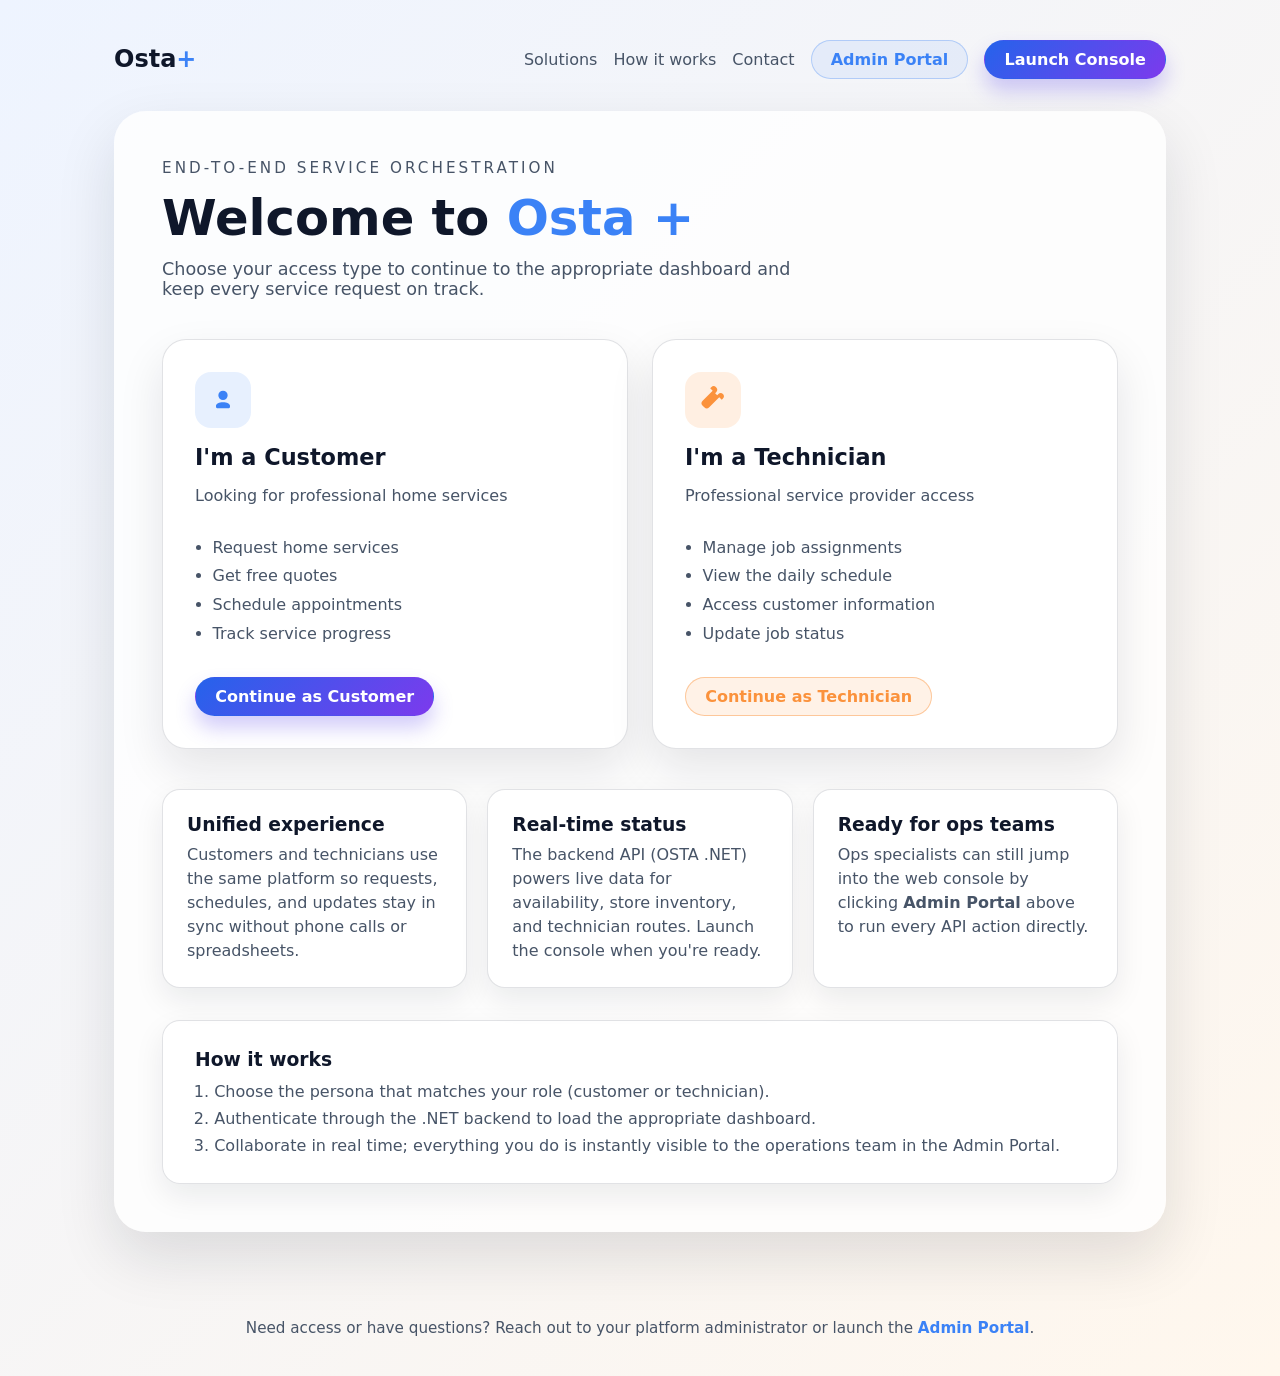
<file: frontend/index.html>
<!DOCTYPE html>
<html lang="en">
  <head>
    <meta charset="UTF-8" />
    <meta name="viewport" content="width=device-width, initial-scale=1.0" />
    <title>Welcome to Osta +</title>
    <link rel="stylesheet" href="landing.css" />
  </head>
  <body>
    <div class="hero-shell">
      <nav class="top-nav">
        <div class="logo">Osta<span>+</span></div>
        <div class="nav-links">
          <a href="#solutions">Solutions</a>
          <a href="#how-it-works">How it works</a>
          <a href="#contact">Contact</a>
            <a class="btn outline" href="admin.html">Admin Portal</a>
            <a class="btn solid" href="admin.html#dashboard">Launch Console</a>
        </div>
      </nav>

      <main class="hero-content">
        <p class="eyebrow">End-to-end service orchestration</p>
        <h1>
          Welcome to <span>Osta +</span>
        </h1>
        <p class="subtitle">
          Choose your access type to continue to the appropriate dashboard and keep every service
          request on track.
        </p>

        <section class="access-grid">
          <article class="access-card customer">
            <div class="icon-wrapper">
              <svg viewBox="0 0 24 24" aria-hidden="true">
                <path
                  d="M12 12a4 4 0 1 0-4-4 4 4 0 0 0 4 4Zm0 2c-3.33 0-6 1.34-6 3v1a1 1 0 0 0 1 1h10a1 1 0 0 0 1-1v-1c0-1.66-2.67-3-6-3Z"
                />
              </svg>
            </div>
            <h2>I'm a Customer</h2>
            <p>Looking for professional home services</p>
            <ul>
              <li>Request home services</li>
              <li>Get free quotes</li>
              <li>Schedule appointments</li>
              <li>Track service progress</li>
            </ul>
            <a class="btn solid" href="admin.html#services">Continue as Customer</a>
          </article>

          <article class="access-card technician">
            <div class="icon-wrapper">
              <svg viewBox="0 0 24 24" aria-hidden="true">
                <path
                  d="M20.71 7.04a3 3 0 0 0-4.24 0l-.88.88-1.76-1.76.88-.88a3 3 0 0 0-4.24-4.24l-.88.88 2.12 2.12-8.59 8.59a3 3 0 0 0 0 4.24l1.41 1.41a3 3 0 0 0 4.24 0l8.59-8.59 2.12 2.12.88-.88a3 3 0 0 0 0-4.24Z"
                />
              </svg>
            </div>
            <h2>I'm a Technician</h2>
            <p>Professional service provider access</p>
            <ul>
              <li>Manage job assignments</li>
              <li>View the daily schedule</li>
              <li>Access customer information</li>
              <li>Update job status</li>
            </ul>
            <a class="btn outline" href="technician.html">Continue as Technician</a>
          </article>
        </section>

        <section id="solutions" class="secondary-info">
          <div>
            <h3>Unified experience</h3>
            <p>
              Customers and technicians use the same platform so requests, schedules, and updates stay
              in sync without phone calls or spreadsheets.
            </p>
          </div>
          <div>
            <h3>Real-time status</h3>
            <p>
              The backend API (OSTA .NET) powers live data for availability, store inventory, and
              technician routes. Launch the console when you're ready.
            </p>
          </div>
          <div>
            <h3>Ready for ops teams</h3>
            <p>
              Ops specialists can still jump into the web console by clicking
              <strong>Admin Portal</strong> above to run every API action directly.
            </p>
          </div>
        </section>

        <section id="how-it-works" class="how-it-works">
          <h3>How it works</h3>
          <ol>
            <li>Choose the persona that matches your role (customer or technician).</li>
            <li>Authenticate through the .NET backend to load the appropriate dashboard.</li>
            <li>
              Collaborate in real time; everything you do is instantly visible to the operations team
              in the Admin Portal.
            </li>
          </ol>
        </section>
      </main>
    </div>

    <footer id="contact">
      <p>
        Need access or have questions? Reach out to your platform administrator or launch the
        <a href="admin.html">Admin Portal</a>.
      </p>
    </footer>
  </body>
</html>
</file>
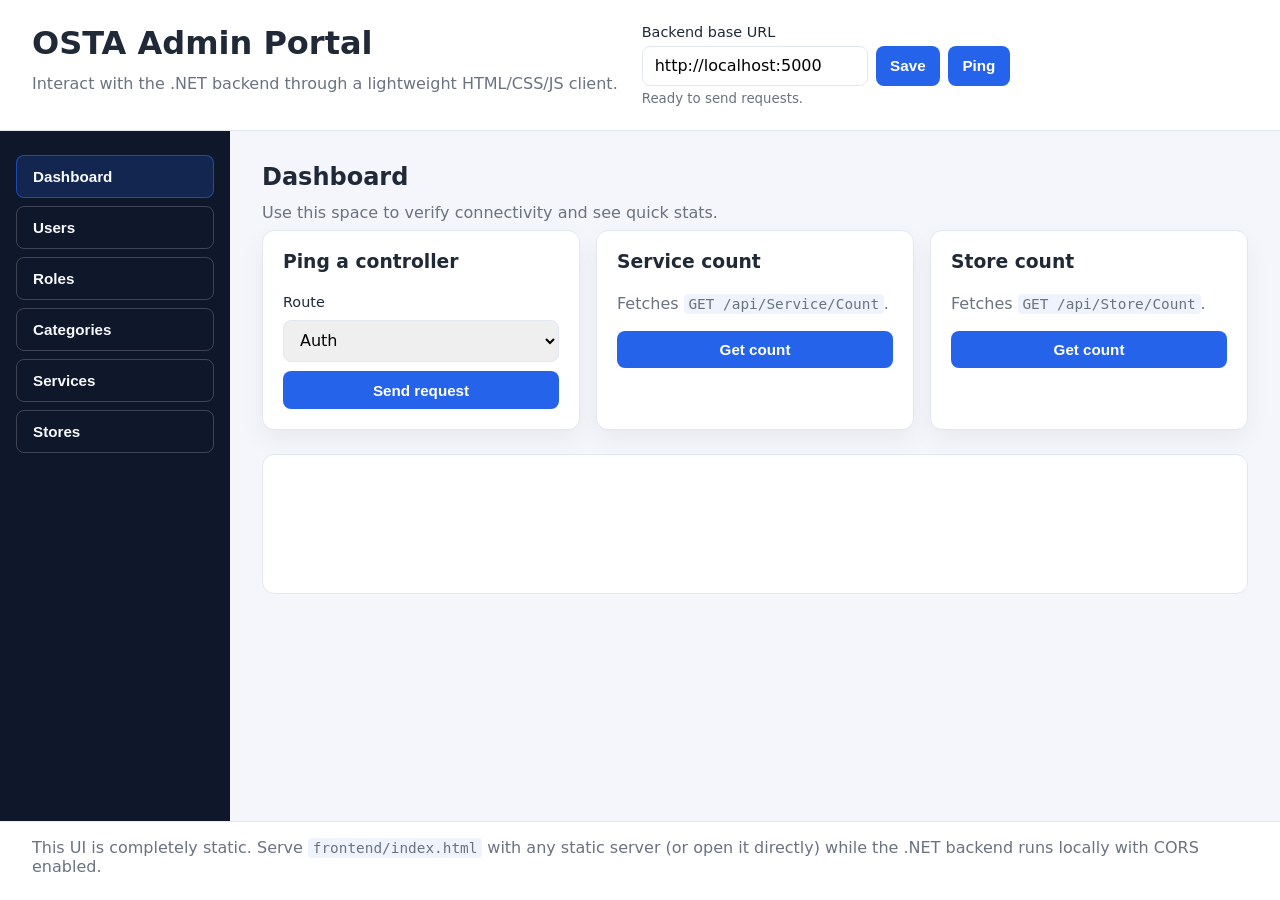
<file: frontend/admin.html>
<!DOCTYPE html>
<html lang="en">
  <head>
    <meta charset="UTF-8" />
    <meta name="viewport" content="width=device-width, initial-scale=1.0" />
    <title>OSTA Admin Portal</title>
    <link rel="stylesheet" href="styles.css" />
  </head>
  <body>
    <header class="app-header">
      <div>
        <h1>OSTA Admin Portal</h1>
        <p>Interact with the .NET backend through a lightweight HTML/CSS/JS client.</p>
      </div>
      <form id="baseUrlForm" class="base-url-form">
        <label for="baseUrl">Backend base URL</label>
        <div class="base-url-input">
          <input
            type="url"
            id="baseUrl"
            name="baseUrl"
            placeholder="https://localhost:5001"
            required
          />
          <button type="submit">Save</button>
          <button type="button" id="pingButton">Ping</button>
        </div>
        <small id="connectionStatus">Waiting for first request…</small>
      </form>
    </header>

    <main class="app-layout">
      <aside class="sidebar">
        <nav>
          <button class="nav-btn active" data-target="dashboard">Dashboard</button>
          <button class="nav-btn" data-target="users">Users</button>
          <button class="nav-btn" data-target="roles">Roles</button>
          <button class="nav-btn" data-target="categories">Categories</button>
          <button class="nav-btn" data-target="services">Services</button>
          <button class="nav-btn" data-target="stores">Stores</button>
        </nav>
      </aside>

      <section class="panels">
        <section id="dashboard" class="panel active">
          <h2>Dashboard</h2>
          <p>Use this space to verify connectivity and see quick stats.</p>
          <div class="card-grid">
            <form id="healthForm" class="card">
              <h3>Ping a controller</h3>
              <label for="pingRoute">Route</label>
              <select id="pingRoute" name="pingRoute">
                <option value="Auth/Index">Auth</option>
                <option value="Category/Index">Category</option>
                <option value="Role/Index">Role</option>
                <option value="Service/Index">Service</option>
                <option value="Store/Index">Store</option>
              </select>
              <button type="submit">Send request</button>
            </form>

            <form id="serviceCountForm" class="card">
              <h3>Service count</h3>
              <p>Fetches <code>GET /api/Service/Count</code>.</p>
              <button type="submit">Get count</button>
            </form>

            <form id="storeCountForm" class="card">
              <h3>Store count</h3>
              <p>Fetches <code>GET /api/Store/Count</code>.</p>
              <button type="submit">Get count</button>
            </form>
          </div>
          <div class="output" id="dashboardOutput"></div>
        </section>

        <section id="users" class="panel">
          <h2>Users</h2>
          <div class="card-grid">
            <form id="getAllUsersForm" class="card">
              <h3>Get all users</h3>
              <button type="submit">Fetch</button>
            </form>

            <form id="getUsersByRoleForm" class="card">
              <h3>Users by role</h3>
              <label for="roleName">Role name</label>
              <input type="text" id="roleName" name="roleName" required />
              <button type="submit">Fetch</button>
            </form>

            <form id="getUserByEmailForm" class="card">
              <h3>User by email</h3>
              <label for="userEmail">Email</label>
              <input type="email" id="userEmail" name="userEmail" required />
              <button type="submit">Fetch</button>
            </form>
          </div>

          <div class="card-grid">
            <form id="signUpForm" class="card">
              <h3>Create user</h3>
              <label>Name</label>
              <input type="text" name="name" required />
              <label>Email</label>
              <input type="email" name="email" required />
              <label>Password</label>
              <input type="password" name="password" required />
              <label>Phone</label>
              <input type="tel" name="phone" required />
              <label>Address</label>
              <input type="text" name="address" required />
              <label>Role name</label>
              <input type="text" name="roleName" required />
              <label class="checkbox">
                <input type="checkbox" name="isActive" />
                Active
              </label>
              <button type="submit">Sign up</button>
            </form>

            <form id="updateUserForm" class="card">
              <h3>Update user</h3>
              <label>Target email (route)</label>
              <input type="email" name="targetEmail" required />
              <label>Current email</label>
              <input type="email" name="currentEmail" required />
              <label>Name</label>
              <input type="text" name="name" required />
              <label>Phone</label>
              <input type="tel" name="phone" required />
              <label>New email</label>
              <input type="email" name="email" required />
              <label>Address</label>
              <input type="text" name="address" required />
              <button type="submit">Save</button>
            </form>

            <form id="deleteUserForm" class="card">
              <h3>Delete user</h3>
              <label>Email</label>
              <input type="email" name="email" required />
              <button type="submit" class="danger">Delete</button>
            </form>
          </div>
          <div class="output" id="usersOutput"></div>
        </section>

        <section id="roles" class="panel">
          <h2>Roles</h2>
          <div class="card-grid">
            <form id="getAllRolesForm" class="card">
              <h3>Get all roles</h3>
              <button type="submit">Fetch</button>
            </form>

            <form id="createRoleForm" class="card">
              <h3>Create role</h3>
              <label>Role name</label>
              <input type="text" name="roleName" required />
              <button type="submit">Create</button>
            </form>

            <form id="updateRoleForm" class="card">
              <h3>Rename role</h3>
              <label>Current name</label>
              <input type="text" name="currentName" required />
              <label>New name</label>
              <input type="text" name="newName" required />
              <button type="submit">Update</button>
            </form>

            <form id="deleteRoleForm" class="card">
              <h3>Delete role</h3>
              <label>Role name</label>
              <input type="text" name="roleName" required />
              <button type="submit" class="danger">Delete</button>
            </form>
          </div>
          <div class="output" id="rolesOutput"></div>
        </section>

        <section id="categories" class="panel">
          <h2>Categories</h2>
          <div class="card-grid">
            <form id="getAllCategoriesForm" class="card">
              <h3>Get all</h3>
              <button type="submit">Fetch</button>
            </form>

            <form id="getCategoryByNameForm" class="card">
              <h3>Find by name</h3>
              <label>Name</label>
              <input type="text" name="name" required />
              <button type="submit">Fetch</button>
            </form>

            <form id="addCategoryForm" class="card">
              <h3>Add category</h3>
              <label>Name</label>
              <input type="text" name="name" required />
              <button type="submit">Add</button>
            </form>

            <form id="updateCategoryForm" class="card">
              <h3>Rename category</h3>
              <label>Current name</label>
              <input type="text" name="oldName" required />
              <label>New name</label>
              <input type="text" name="newName" required />
              <button type="submit">Update</button>
            </form>

            <form id="deleteCategoryForm" class="card">
              <h3>Delete category</h3>
              <label>Name</label>
              <input type="text" name="name" required />
              <button type="submit" class="danger">Delete</button>
            </form>
          </div>
          <div class="output" id="categoriesOutput"></div>
        </section>

        <section id="services" class="panel">
          <h2>Services</h2>
          <div class="card-grid">
            <form id="getAllServicesForm" class="card">
              <h3>Get all</h3>
              <button type="submit">Fetch</button>
            </form>

            <form id="getServicesByCategoryForm" class="card">
              <h3>By category</h3>
              <label>Category name</label>
              <input type="text" name="categoryName" required />
              <button type="submit">Fetch</button>
            </form>

            <form id="filterServicesForm" class="card">
              <h3>Filter</h3>
              <label>Max price</label>
              <input type="number" step="0.01" name="price" />
              <label>Max duration (minutes)</label>
              <input type="number" name="duration" />
              <label>Category name</label>
              <input type="text" name="categoryName" />
              <button type="submit">Apply</button>
            </form>

            <form id="addServiceForm" class="card">
              <h3>Add service</h3>
              <label>Description</label>
              <textarea name="description" required></textarea>
              <label>Base price</label>
              <input type="number" step="0.01" name="basePrice" required />
              <label>Duration (minutes)</label>
              <input type="number" name="duration" required />
              <label>Category name</label>
              <input type="text" name="categoryName" required />
              <button type="submit">Add</button>
            </form>

            <form id="updateServiceForm" class="card">
              <h3>Update service</h3>
              <label>Service ID</label>
              <input type="text" name="serviceId" required />
              <label>Description</label>
              <textarea name="description" required></textarea>
              <label>Base price</label>
              <input type="number" step="0.01" name="basePrice" required />
              <label>Duration (minutes)</label>
              <input type="number" name="duration" required />
              <label>Category name</label>
              <input type="text" name="categoryName" required />
              <button type="submit">Update</button>
            </form>

            <form id="deleteServiceForm" class="card">
              <h3>Delete service</h3>
              <label>Service ID</label>
              <input type="text" name="serviceId" required />
              <button type="submit" class="danger">Delete</button>
            </form>
          </div>
          <div class="output" id="servicesOutput"></div>
        </section>

        <section id="stores" class="panel">
          <h2>Stores</h2>
          <div class="card-grid">
            <form id="getAllStoresForm" class="card">
              <h3>Get all stores</h3>
              <button type="submit">Fetch</button>
            </form>

            <form id="getStoreByIdForm" class="card">
              <h3>Find by ID</h3>
              <label>Store ID</label>
              <input type="text" name="storeId" required />
              <button type="submit">Fetch</button>
            </form>

            <form id="addStoreForm" class="card">
              <h3>Add store</h3>
              <label>Name</label>
              <input type="text" name="name" required />
              <label>Country</label>
              <input type="text" name="country" required />
              <label>City</label>
              <input type="text" name="city" required />
              <label>Region</label>
              <input type="text" name="region" required />
              <label>Postal code</label>
              <input type="text" name="postalCode" required />
              <label>Merchant email</label>
              <input type="email" name="merchantEmail" required />
              <button type="submit">Add</button>
            </form>

            <form id="updateStoreForm" class="card">
              <h3>Update store</h3>
              <label>Store ID</label>
              <input type="text" name="storeId" required />
              <label>Name</label>
              <input type="text" name="name" required />
              <label>Country</label>
              <input type="text" name="country" required />
              <label>City</label>
              <input type="text" name="city" required />
              <label>Region</label>
              <input type="text" name="region" required />
              <label>Postal code</label>
              <input type="text" name="postalCode" required />
              <label>Merchant email</label>
              <input type="email" name="merchantEmail" required />
              <button type="submit">Update</button>
            </form>

            <form id="deleteStoreForm" class="card">
              <h3>Delete store</h3>
              <label>Store ID</label>
              <input type="text" name="storeId" required />
              <button type="submit" class="danger">Delete</button>
            </form>

            <form id="filterStoresForm" class="card">
              <h3>Filter stores</h3>
              <label>Country</label>
              <input type="text" name="country" />
              <label>City</label>
              <input type="text" name="city" />
              <label>Region</label>
              <input type="text" name="region" />
              <label>Postal code</label>
              <input type="text" name="postalCode" />
              <label>Merchant email</label>
              <input type="email" name="merchantEmail" />
              <button type="submit">Filter</button>
            </form>
          </div>
          <div class="output" id="storesOutput"></div>
        </section>
      </section>
    </main>

    <footer class="app-footer">
      <p>
        This UI is completely static. Serve <code>frontend/index.html</code> with any static server
        (or open it directly) while the .NET backend runs locally with CORS enabled.
      </p>
    </footer>

    <script src="app.js"></script>
  </body>
</html>
</file>
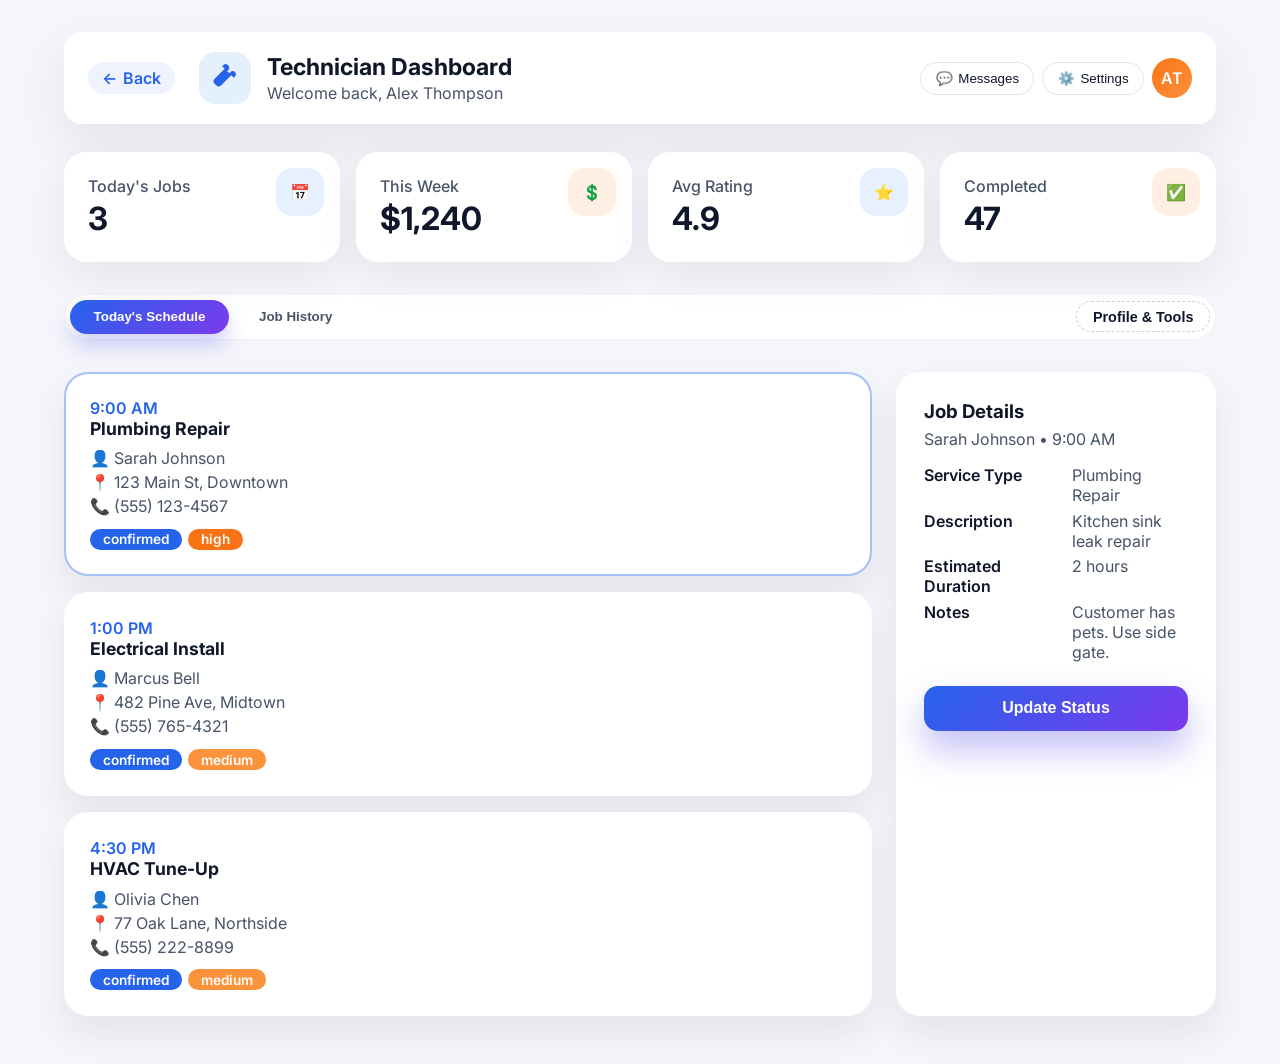
<file: frontend/technician.html>
<!DOCTYPE html>
<html lang="en">
  <head>
    <meta charset="UTF-8" />
    <meta name="viewport" content="width=device-width, initial-scale=1.0" />
    <title>Technician Dashboard • Osta+</title>
    <link
      rel="preconnect"
      href="https://fonts.googleapis.com"
    />
    <link rel="preconnect" href="https://fonts.gstatic.com" crossorigin />
    <link
      href="https://fonts.googleapis.com/css2?family=Inter:wght@400;500;600;700&display=swap"
      rel="stylesheet"
    />
    <link rel="stylesheet" href="technician.css" />
  </head>
  <body>
    <div class="dashboard-shell">
      <header class="top-bar">
        <a class="back-link" href="index.html">
          <span aria-hidden="true">←</span>
          Back
        </a>
        <div class="title-block">
          <div class="icon-pill">
            <svg viewBox="0 0 24 24" aria-hidden="true">
              <path
                d="M20.71 7.04a3 3 0 0 0-4.24 0l-.88.88-1.76-1.76.88-.88a3 3 0 0 0-4.24-4.24l-.88.88 2.12 2.12-8.59 8.59a3 3 0 0 0 0 4.24l1.41 1.41a3 3 0 0 0 4.24 0l8.59-8.59 2.12 2.12.88-.88a3 3 0 0 0 0-4.24Z"
              />
            </svg>
          </div>
          <div>
            <h1>Technician Dashboard</h1>
            <p>Welcome back, Alex Thompson</p>
          </div>
        </div>
        <div class="actions">
          <button class="ghost">
            <span>💬</span>
            Messages
          </button>
          <button class="ghost">
            <span>⚙️</span>
            Settings
          </button>
          <div class="avatar" aria-label="Technician avatar">AT</div>
        </div>
      </header>

      <section class="stats-grid">
        <article>
          <p>Today's Jobs</p>
          <div class="stat-value" data-key="jobsToday">3</div>
          <span class="stat-icon">📅</span>
        </article>
        <article>
          <p>This Week</p>
          <div class="stat-value" data-key="revenueWeek">$1,240</div>
          <span class="stat-icon peach">💲</span>
        </article>
        <article>
          <p>Avg Rating</p>
          <div class="stat-value" data-key="avgRating">4.9</div>
          <span class="stat-icon">⭐</span>
        </article>
        <article>
          <p>Completed</p>
          <div class="stat-value" data-key="completed">47</div>
          <span class="stat-icon peach">✅</span>
        </article>
      </section>

      <div class="tab-bar" role="tablist">
        <button class="tab active" data-tab="schedule" role="tab" aria-selected="true">
          Today's Schedule
        </button>
        <button class="tab" data-tab="history" role="tab" aria-selected="false">Job History</button>
        <span class="spacer"></span>
        <button class="tab ghost small" data-tab="profile" role="tab" aria-selected="false">
          Profile &amp; Tools
        </button>
      </div>

      <section class="main-layout">
        <div class="schedule" id="scheduleList" aria-live="polite"></div>
        <aside class="details-panel" id="jobDetails">
          <h3>Job Details</h3>
          <p class="details-time"></p>
          <dl></dl>
          <button class="primary">Update Status</button>
        </aside>
      </section>
    </div>

    <script src="technician.js"></script>
  </body>
</html>
</file>
<file: frontend/landing.css>
:root {
  font-family: "Inter", "Segoe UI", system-ui, -apple-system, BlinkMacSystemFont, sans-serif;
  color-scheme: light;
  --bg-start: #eef4ff;
  --bg-end: #fff7ed;
  --text: #0f172a;
  --muted: #475467;
  --border: rgba(15, 23, 42, 0.12);
  --card-bg: #ffffff;
  --customer: #3b82f6;
  --technician: #fb923c;
}

*,
*::before,
*::after {
  box-sizing: border-box;
}

body {
  margin: 0;
  min-height: 100vh;
  color: var(--text);
  background: linear-gradient(135deg, var(--bg-start), var(--bg-end));
  display: flex;
  flex-direction: column;
}

a {
  text-decoration: none;
  color: inherit;
}

.hero-shell {
  width: min(1100px, 100%);
  margin: 0 auto;
  padding: 2.5rem 1.5rem 3rem;
}

.top-nav {
  display: flex;
  justify-content: space-between;
  align-items: center;
  flex-wrap: wrap;
  gap: 1rem;
  margin-bottom: 2rem;
}

.logo {
  font-size: 1.5rem;
  font-weight: 700;
  color: var(--text);
}

.logo span {
  color: var(--customer);
}

.nav-links {
  display: flex;
  align-items: center;
  gap: 1rem;
  flex-wrap: wrap;
  font-weight: 500;
}

.nav-links a {
  color: var(--muted);
}

.nav-links a:hover {
  color: var(--text);
}

.btn {
  border-radius: 999px;
  padding: 0.55rem 1.2rem;
  font-weight: 600;
  border: 1px solid transparent;
  display: inline-flex;
  align-items: center;
  gap: 0.4rem;
  transition: transform 0.15s ease, box-shadow 0.15s ease, background 0.15s ease;
}

.btn:hover {
  transform: translateY(-1px);
}

.btn.outline {
  border-color: rgba(59, 130, 246, 0.3);
  color: var(--customer);
  background: rgba(59, 130, 246, 0.08);
}

.btn.outline:hover {
  background: rgba(59, 130, 246, 0.12);
}

.btn.solid {
  background: linear-gradient(135deg, #2563eb, #7c3aed);
  color: #fff;
  box-shadow: 0 12px 20px rgba(80, 56, 237, 0.25);
}

.btn.solid:hover {
  box-shadow: 0 18px 24px rgba(80, 56, 237, 0.35);
}

.hero-content {
  background: rgba(255, 255, 255, 0.8);
  border-radius: 32px;
  padding: 3rem;
  box-shadow: 0 25px 60px rgba(15, 23, 42, 0.12);
}

.eyebrow {
  font-size: 0.95rem;
  text-transform: uppercase;
  letter-spacing: 0.2em;
  color: var(--muted);
  margin: 0 0 0.75rem;
}

h1 {
  font-size: clamp(2.2rem, 5vw, 3.1rem);
  margin: 0 0 0.75rem;
  color: var(--text);
}

h1 span {
  color: var(--customer);
}

.subtitle {
  margin: 0;
  font-size: 1.1rem;
  color: var(--muted);
  max-width: 640px;
}

.access-grid {
  display: grid;
  grid-template-columns: repeat(auto-fit, minmax(280px, 1fr));
  gap: 1.5rem;
  margin: 2.5rem 0;
}

.access-card {
  background: var(--card-bg);
  border-radius: 24px;
  padding: 2rem;
  border: 1px solid var(--border);
  box-shadow: 0 20px 45px rgba(15, 23, 42, 0.1);
  display: flex;
  flex-direction: column;
  gap: 1rem;
}

.access-card h2 {
  margin: 0;
  font-size: 1.4rem;
}

.access-card p {
  margin: 0;
  color: var(--muted);
}

.icon-wrapper {
  width: 56px;
  height: 56px;
  border-radius: 16px;
  display: inline-flex;
  align-items: center;
  justify-content: center;
}

.icon-wrapper svg {
  width: 28px;
  fill: currentColor;
}

.access-card.customer .icon-wrapper {
  color: var(--customer);
  background: rgba(59, 130, 246, 0.12);
}

.access-card.technician .icon-wrapper {
  color: var(--technician);
  background: rgba(251, 146, 60, 0.15);
}

.access-card ul {
  padding-left: 1.1rem;
  color: var(--muted);
  display: flex;
  flex-direction: column;
  gap: 0.4rem;
}

.access-card ul li {
  line-height: 1.4;
}

.access-card .btn {
  align-self: flex-start;
}

.access-card.technician .btn.outline {
  border-color: rgba(251, 146, 60, 0.45);
  color: var(--technician);
  background: rgba(251, 146, 60, 0.12);
}

.access-card.technician .btn.outline:hover {
  background: rgba(251, 146, 60, 0.2);
}

.secondary-info {
  display: grid;
  grid-template-columns: repeat(auto-fit, minmax(220px, 1fr));
  gap: 1.25rem;
}

.secondary-info div {
  background: #fff;
  border-radius: 18px;
  padding: 1.5rem;
  border: 1px solid var(--border);
  box-shadow: 0 12px 30px rgba(15, 23, 42, 0.08);
}

.secondary-info h3 {
  margin: 0 0 0.5rem;
}

.secondary-info p {
  margin: 0;
  color: var(--muted);
  line-height: 1.5;
}

.how-it-works {
  margin-top: 2rem;
  background: rgba(255, 255, 255, 0.9);
  border-radius: 18px;
  padding: 1.75rem 2rem;
  border: 1px solid var(--border);
  box-shadow: 0 12px 30px rgba(15, 23, 42, 0.08);
}

.how-it-works h3 {
  margin: 0 0 0.75rem;
}

.how-it-works ol {
  margin: 0;
  padding-left: 1.2rem;
  color: var(--muted);
  display: flex;
  flex-direction: column;
  gap: 0.5rem;
}

footer {
  text-align: center;
  padding: 1.5rem;
  color: var(--muted);
  font-size: 0.95rem;
}

footer a {
  color: var(--customer);
  font-weight: 600;
}

@media (max-width: 768px) {
  .hero-content {
    padding: 2rem;
  }

  .nav-links {
    width: 100%;
    justify-content: flex-start;
  }
}
</file>
<file: frontend/styles.css>
:root {
  --bg: #f5f6fb;
  --panel-bg: #ffffff;
  --border: #e2e8f0;
  --text: #1f2937;
  --muted: #6b7280;
  --accent: #2563eb;
  --accent-strong: #1d4ed8;
  --danger: #dc2626;
  --danger-strong: #b91c1c;
  --success: #059669;
  font-family: "Inter", system-ui, -apple-system, BlinkMacSystemFont, "Segoe UI", sans-serif;
}

*,
*::before,
*::after {
  box-sizing: border-box;
}

body {
  margin: 0;
  min-height: 100vh;
  background: var(--bg);
  color: var(--text);
  display: flex;
  flex-direction: column;
}

h1,
h2,
h3 {
  margin: 0 0 0.75rem 0;
  font-weight: 600;
  color: var(--text);
}

p {
  margin: 0 0 0.5rem 0;
  color: var(--muted);
}

code {
  background: rgba(37, 99, 235, 0.08);
  padding: 0.1rem 0.3rem;
  border-radius: 4px;
  font-size: 0.9rem;
}

.app-header {
  background: var(--panel-bg);
  padding: 1.5rem 2rem;
  display: flex;
  flex-wrap: wrap;
  align-items: flex-start;
  gap: 1.5rem;
  border-bottom: 1px solid var(--border);
}

.base-url-form {
  display: flex;
  flex-direction: column;
  gap: 0.35rem;
  min-width: 280px;
}

.base-url-input {
  display: flex;
  gap: 0.5rem;
}

.base-url-input input {
  flex: 1;
}

.base-url-input button {
  white-space: nowrap;
}

#connectionStatus {
  color: var(--muted);
}

.app-layout {
  display: flex;
  flex: 1 1 auto;
  min-height: 0;
}

.sidebar {
  width: 230px;
  background: #0f172a;
  color: #f8fafc;
  padding: 1.5rem 1rem;
}

.sidebar nav {
  display: flex;
  flex-direction: column;
  gap: 0.5rem;
}

.nav-btn {
  background: transparent;
  border: 1px solid rgba(248, 250, 252, 0.2);
  color: inherit;
  padding: 0.75rem 1rem;
  border-radius: 8px;
  text-align: left;
  cursor: pointer;
  transition: background 0.2s, border-color 0.2s;
}

.nav-btn.active,
.nav-btn:hover {
  background: rgba(37, 99, 235, 0.2);
  border-color: rgba(37, 99, 235, 0.6);
}

.panels {
  flex: 1;
  padding: 2rem;
  overflow-y: auto;
}

.panel {
  display: none;
  animation: fade 0.2s ease-in;
}

.panel.active {
  display: block;
}

@keyframes fade {
  from {
    opacity: 0;
    transform: translateY(6px);
  }
  to {
    opacity: 1;
    transform: translateY(0);
  }
}

.card-grid {
  display: grid;
  grid-template-columns: repeat(auto-fit, minmax(250px, 1fr));
  gap: 1rem;
  margin-bottom: 1.5rem;
}

.card {
  background: var(--panel-bg);
  border: 1px solid var(--border);
  border-radius: 12px;
  padding: 1.25rem;
  display: flex;
  flex-direction: column;
  gap: 0.6rem;
  box-shadow: 0 10px 25px rgba(15, 23, 42, 0.05);
}

label {
  font-weight: 500;
  font-size: 0.9rem;
}

input,
select,
textarea {
  width: 100%;
  border: 1px solid var(--border);
  border-radius: 8px;
  padding: 0.6rem 0.75rem;
  font-size: 1rem;
  font-family: inherit;
  transition: border 0.2s, box-shadow 0.2s;
}

textarea {
  resize: vertical;
  min-height: 80px;
}

input:focus,
select:focus,
textarea:focus {
  border-color: var(--accent);
  outline: none;
  box-shadow: 0 0 0 2px rgba(37, 99, 235, 0.2);
}

.checkbox {
  display: flex;
  align-items: center;
  gap: 0.5rem;
  font-weight: 500;
}

button {
  border: none;
  border-radius: 8px;
  background: var(--accent);
  color: #fff;
  padding: 0.65rem 0.9rem;
  font-size: 0.95rem;
  font-weight: 600;
  cursor: pointer;
  transition: background 0.2s, transform 0.1s;
}

button:hover {
  background: var(--accent-strong);
}

button:active {
  transform: scale(0.98);
}

button.danger {
  background: var(--danger);
}

button.danger:hover {
  background: var(--danger-strong);
}

.output {
  background: var(--panel-bg);
  border: 1px solid var(--border);
  border-radius: 12px;
  padding: 1rem;
  min-height: 140px;
}

.result {
  border-radius: 10px;
  border: 1px solid var(--border);
  padding: 1rem;
}

.result.success {
  border-color: rgba(5, 150, 105, 0.5);
  background: rgba(5, 150, 105, 0.05);
}

.result.error {
  border-color: rgba(220, 38, 38, 0.5);
  background: rgba(220, 38, 38, 0.05);
}

.result-header {
  font-weight: 600;
  margin-bottom: 0.75rem;
}

.result pre {
  margin: 0;
  overflow-x: auto;
  font-size: 0.9rem;
  white-space: pre-wrap;
  word-break: break-word;
}

.app-footer {
  padding: 1rem 2rem;
  background: var(--panel-bg);
  border-top: 1px solid var(--border);
  color: var(--muted);
}

@media (max-width: 960px) {
  .app-header {
    flex-direction: column;
  }

  .base-url-input {
    flex-direction: column;
  }

  .base-url-input button {
    width: 100%;
  }

  .app-layout {
    flex-direction: column;
  }

  .sidebar {
    width: 100%;
  }

  .nav-btn {
    text-align: center;
  }
}
</file>
<file: frontend/technician.css>
:root {
  font-family: "Inter", system-ui, -apple-system, BlinkMacSystemFont, "Segoe UI", sans-serif;
  color: #0f172a;
  background-color: #f5f6fb;
}

*,
*::before,
*::after {
  box-sizing: border-box;
}

body {
  margin: 0;
  min-height: 100vh;
  background: #f5f6fb;
  color: inherit;
}

.dashboard-shell {
  max-width: 1200px;
  margin: 0 auto;
  padding: 2rem 1.5rem 3rem;
}

.top-bar {
  display: flex;
  align-items: center;
  gap: 1.5rem;
  flex-wrap: wrap;
  padding: 1.25rem 1.5rem;
  background: #fff;
  border-radius: 18px;
  box-shadow: 0 20px 50px rgba(15, 23, 42, 0.08);
}

.back-link {
  text-decoration: none;
  font-weight: 600;
  color: #2563eb;
  display: inline-flex;
  align-items: center;
  gap: 0.35rem;
  padding: 0.4rem 0.9rem;
  border-radius: 999px;
  background: rgba(37, 99, 235, 0.08);
}

.title-block {
  display: flex;
  align-items: center;
  gap: 1rem;
  flex: 1 1 260px;
}

.title-block h1 {
  margin: 0;
  font-size: 1.45rem;
}

.title-block p {
  margin: 0.15rem 0 0;
  color: #475467;
}

.icon-pill {
  width: 52px;
  height: 52px;
  border-radius: 16px;
  background: rgba(37, 133, 220, 0.12);
  display: inline-flex;
  justify-content: center;
  align-items: center;
  color: #2563eb;
}

.icon-pill svg {
  width: 28px;
  fill: currentColor;
}

.actions {
  display: flex;
  gap: 0.5rem;
  align-items: center;
}

.actions .ghost {
  border: 1px solid rgba(15, 23, 42, 0.1);
  background: #fff;
  border-radius: 999px;
  padding: 0.5rem 0.9rem;
  font-weight: 500;
  color: #0f172a;
  display: inline-flex;
  align-items: center;
  gap: 0.35rem;
  cursor: pointer;
}

.actions .avatar {
  width: 40px;
  height: 40px;
  border-radius: 50%;
  background: linear-gradient(135deg, #f97316, #fb923c);
  color: #fff;
  font-weight: 600;
  display: inline-flex;
  align-items: center;
  justify-content: center;
}

.stats-grid {
  margin-top: 1.75rem;
  display: grid;
  grid-template-columns: repeat(auto-fit, minmax(220px, 1fr));
  gap: 1rem;
}

.stats-grid article {
  background: #fff;
  border-radius: 22px;
  padding: 1.5rem;
  box-shadow: 0 15px 40px rgba(15, 23, 42, 0.07);
  position: relative;
}

.stats-grid p {
  margin: 0;
  color: #475467;
  font-weight: 500;
}

.stat-value {
  font-size: 2rem;
  font-weight: 700;
  margin-top: 0.2rem;
}

.stat-icon {
  position: absolute;
  top: 1rem;
  right: 1rem;
  width: 48px;
  height: 48px;
  border-radius: 16px;
  background: rgba(59, 130, 246, 0.12);
  display: inline-flex;
  align-items: center;
  justify-content: center;
}

.stat-icon.peach {
  background: rgba(251, 146, 60, 0.15);
}

.tab-bar {
  margin-top: 2rem;
  background: #fff;
  border-radius: 999px;
  padding: 0.35rem;
  display: flex;
  align-items: center;
  gap: 0.35rem;
  box-shadow: inset 0 0 0 1px rgba(15, 23, 42, 0.05);
}

.tab {
  border: none;
  background: transparent;
  font-weight: 600;
  padding: 0.6rem 1.5rem;
  border-radius: 999px;
  cursor: pointer;
  color: #475467;
}

.tab.active {
  background: linear-gradient(135deg, #2563eb, #7c3aed);
  color: #fff;
  box-shadow: 0 12px 20px rgba(79, 70, 229, 0.25);
}

.tab.ghost {
  border: 1px dashed rgba(15, 23, 42, 0.2);
  color: #0f172a;
}

.tab.small {
  padding: 0.4rem 1rem;
  font-size: 0.9rem;
}

.tab-bar .spacer {
  flex: 1;
}

.main-layout {
  margin-top: 2rem;
  display: grid;
  grid-template-columns: minmax(0, 1fr) 320px;
  gap: 1.5rem;
}

.schedule {
  display: flex;
  flex-direction: column;
  gap: 1rem;
}

.job-card {
  background: #fff;
  border-radius: 24px;
  padding: 1.5rem;
  border: 2px solid transparent;
  box-shadow: 0 18px 35px rgba(15, 23, 42, 0.08);
  cursor: pointer;
  transition: border 0.15s ease;
}

.job-card.active {
  border-color: rgba(37, 99, 235, 0.4);
}

.job-card h4 {
  margin: 0;
  font-size: 1.1rem;
}

.job-time {
  font-weight: 600;
  color: #2563eb;
}

.job-meta {
  margin-top: 0.6rem;
  display: grid;
  gap: 0.25rem;
  color: #475467;
}

.tag-row {
  margin-top: 0.8rem;
  display: flex;
  gap: 0.4rem;
  flex-wrap: wrap;
}

.tag {
  border-radius: 999px;
  padding: 0.15rem 0.8rem;
  font-size: 0.85rem;
  font-weight: 600;
  color: #fff;
}

.tag.confirmed {
  background: #2563eb;
}

.tag.high {
  background: #f97316;
}

.tag.medium {
  background: #fb923c;
}

.tag.completed {
  background: #22c55e;
}

.details-panel {
  background: #fff;
  border-radius: 24px;
  padding: 1.75rem;
  box-shadow: 0 18px 35px rgba(15, 23, 42, 0.08);
}

.details-panel h3 {
  margin: 0 0 0.4rem;
}

.details-panel p {
  margin: 0;
  color: #475467;
}

.details-panel dl {
  margin: 1rem 0 1.5rem;
  display: grid;
  grid-template-columns: auto auto;
  gap: 0.35rem 1rem;
}

.details-panel dt {
  font-weight: 600;
  color: #0f172a;
}

.details-panel dd {
  margin: 0;
  color: #475467;
}

.primary {
  width: 100%;
  border: none;
  border-radius: 14px;
  padding: 0.85rem;
  font-weight: 600;
  font-size: 1rem;
  background: linear-gradient(135deg, #2563eb, #7c3aed);
  color: #fff;
  cursor: pointer;
  box-shadow: 0 18px 35px rgba(79, 70, 229, 0.35);
}

.empty-state {
  background: #fff;
  border-radius: 18px;
  padding: 2rem;
  text-align: center;
  color: #475467;
  box-shadow: 0 15px 30px rgba(15, 23, 42, 0.08);
}

@media (max-width: 980px) {
  .main-layout {
    grid-template-columns: 1fr;
  }

  .details-panel {
    order: -1;
  }
}

@media (max-width: 640px) {
  .top-bar {
    flex-direction: column;
    align-items: flex-start;
  }

  .actions {
    width: 100%;
    justify-content: flex-start;
  }

  .tab-bar {
    flex-wrap: wrap;
  }
}
</file>
